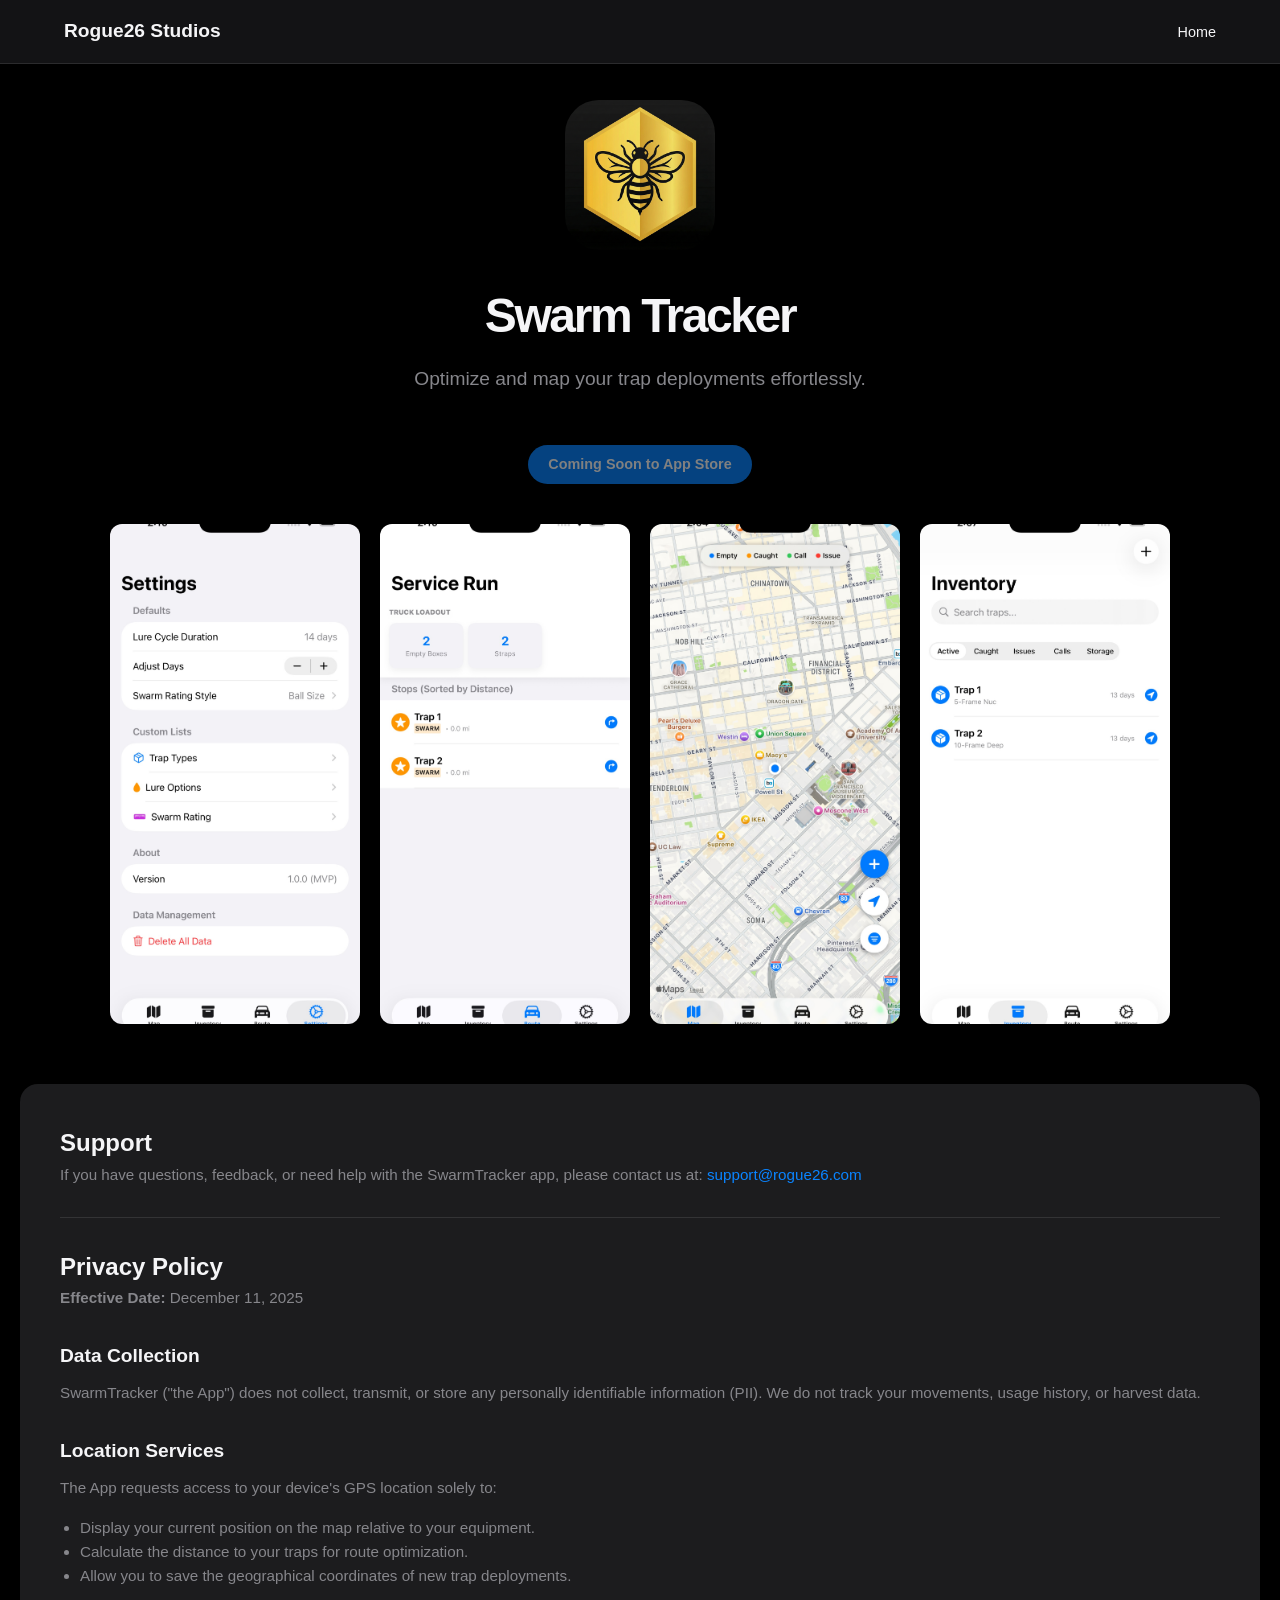
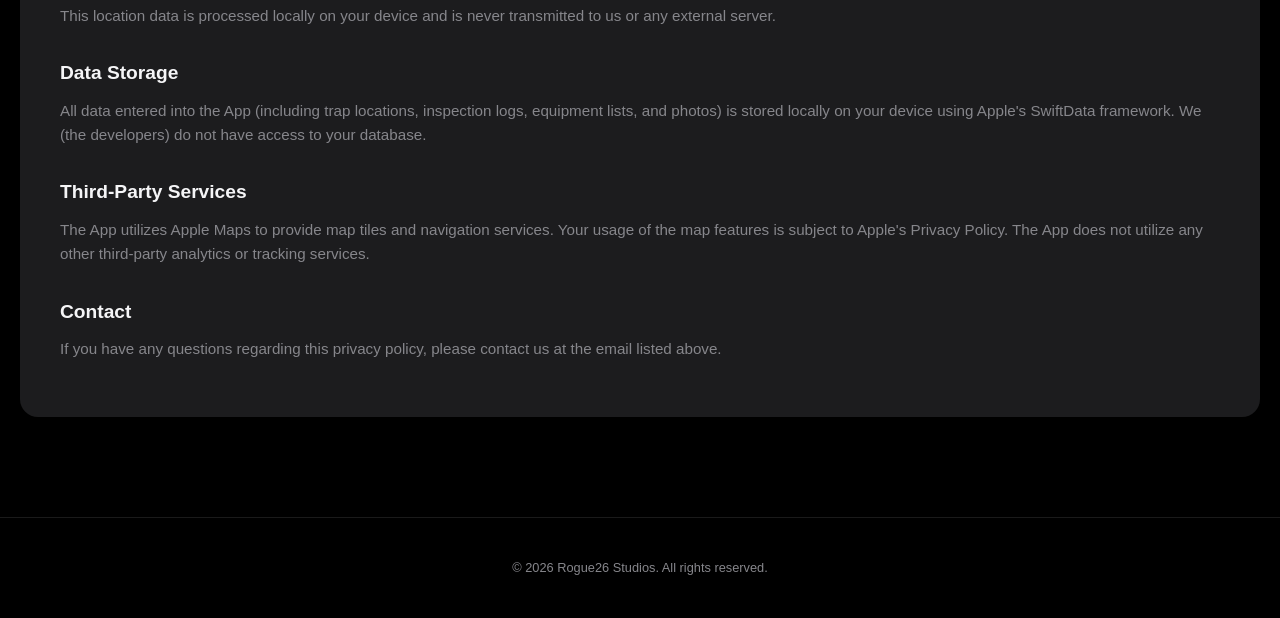
<file: swarm-tracker.html>
<!DOCTYPE html>
<html lang="en">
<head>
    <meta charset="UTF-8">
    <meta name="viewport" content="width=device-width, initial-scale=1.0">
    <title>Swarm Tracker - Rogue26 Studios</title>
    <link rel="stylesheet" href="styles.css">
</head>
<body>

    <nav>
        <a href="index.html" class="nav-brand">Rogue26 Studios</a>
        <div class="nav-links">
            <a href="index.html">Home</a>
        </div>
    </nav>

    <div class="container">
        <div style="text-align: center; margin-bottom: 40px;">
            <img src="swarmtracker-icon.png" alt="Swarm Tracker Icon" class="app-icon" style="width: 150px; height: 150px;">
            <h1>Swarm Tracker</h1>
            <p class="subtitle">Optimize and map your trap deployments effortlessly.</p>
            <a href="#" class="btn btn-primary" style="opacity: 0.5; cursor: default;">Coming Soon to App Store</a>
        </div>

        <div style="display: flex; gap: 20px; justify-content: center; flex-wrap: wrap; width: 100%; padding-bottom: 20px;">
            <img src="st-screenshot1.jpg" alt="Screenshot 1" style="width: 100%; max-width: 250px; height: auto; aspect-ratio: 1 / 2; border-radius: 12px; background: #333; object-fit: cover;">
            <img src="st-screenshot2.jpg" alt="Screenshot 2" style="width: 100%; max-width: 250px; height: auto; aspect-ratio: 1 / 2; border-radius: 12px; background: #333; object-fit: cover;">
            <img src="st-screenshot3.jpg" alt="Screenshot 3" style="width: 100%; max-width: 250px; height: auto; aspect-ratio: 1 / 2; border-radius: 12px; background: #333; object-fit: cover;">
            <img src="st-screenshot4.jpg" alt="Screenshot 4" style="width: 100%; max-width: 250px; height: auto; aspect-ratio: 1 / 2; border-radius: 12px; background: #333; object-fit: cover;">
        </div>

        <div class="legal-section">
            <h2>Support</h2>
            <p>If you have questions, feedback, or need help with the SwarmTracker app, please contact us at: <a href="mailto:support@rogue26.com" style="color: var(--accent-blue); text-decoration: none;">support@rogue26.com</a></p>

            <hr style="border: none; border-top: 1px solid rgba(255,255,255,0.1); margin: 30px 0;">

            <h2>Privacy Policy</h2>
            <p><strong>Effective Date:</strong> December 11, 2025</p>

            <h3>Data Collection</h3>
            <p>SwarmTracker ("the App") does not collect, transmit, or store any personally identifiable information (PII). We do not track your movements, usage history, or harvest data.</p>

            <h3>Location Services</h3>
            <p>The App requests access to your device's GPS location solely to:</p>
            <ul>
                <li>Display your current position on the map relative to your equipment.</li>
                <li>Calculate the distance to your traps for route optimization.</li>
                <li>Allow you to save the geographical coordinates of new trap deployments.</li>
            </ul>
            <p>This location data is processed locally on your device and is never transmitted to us or any external server.</p>

            <h3>Data Storage</h3>
            <p>All data entered into the App (including trap locations, inspection logs, equipment lists, and photos) is stored locally on your device using Apple's SwiftData framework. We (the developers) do not have access to your database.</p>

            <h3>Third-Party Services</h3>
            <p>The App utilizes Apple Maps to provide map tiles and navigation services. Your usage of the map features is subject to Apple's Privacy Policy. The App does not utilize any other third-party analytics or tracking services.</p>

            <h3>Contact</h3>
            <p>If you have any questions regarding this privacy policy, please contact us at the email listed above.</p>
        </div>
    </div>

    <footer>
        <p>&copy; 2026 Rogue26 Studios. All rights reserved.</p>
    </footer>

</body>
</html>
</file>
<file: styles.css>
/* Base Variables - Apple Dark Mode Palette */
:root {
    --bg-color: #000000;
    --card-bg: #1c1c1e;
    --text-primary: #f5f5f7;
    --text-secondary: #86868b;
    --accent-blue: #0A84FF;
    --nav-blur: rgba(28, 28, 30, 0.7);
}

* {
    box-sizing: border-box;
    margin: 0;
    padding: 0;
}

body {
    font-family: -apple-system, BlinkMacSystemFont, "Segoe UI", Roboto, Helvetica, Arial, sans-serif;
    background-color: var(--bg-color);
    color: var(--text-primary);
    line-height: 1.6;
    -webkit-font-smoothing: antialiased;
}

/* Navigation - Frosted Glass */
nav {
    position: fixed;
    top: 0;
    width: 100%;
    background-color: var(--nav-blur);
    backdrop-filter: blur(20px);
    -webkit-backdrop-filter: blur(20px);
    border-bottom: 1px solid rgba(255,255,255,0.1);
    z-index: 1000;
    padding: 1rem 5%;
    display: flex;
    justify-content: space-between;
    align-items: center;
}

.nav-brand {
    font-weight: 700;
    font-size: 1.2rem;
    color: var(--text-primary);
    text-decoration: none;
    display: flex;
    align-items: center;
    gap: 10px;
}

.nav-brand img {
    height: 30px; /* Placeholder for your logo */
    border-radius: 6px;
}

.nav-links a {
    color: var(--text-primary);
    text-decoration: none;
    margin-left: 20px;
    font-size: 0.9rem;
}

/* Typography & Layout */
.container {
    max-width: 1400px; /* Widened further for spacious desktop viewing */
    margin: 0 auto;
    padding: 100px 20px 40px; 
}

h1 {
    font-size: 3rem;
    font-weight: 700;
    letter-spacing: -0.05em;
    margin-bottom: 10px;
    text-align: center;
}

.subtitle {
    text-align: center;
    color: var(--text-secondary);
    font-size: 1.2rem;
    margin-bottom: 50px;
}

/* App Grid */
.app-grid {
    display: grid;
    grid-template-columns: repeat(auto-fit, minmax(300px, 1fr));
    gap: 20px;
}

.app-card {
    background-color: var(--card-bg);
    border-radius: 18px;
    padding: 30px;
    text-align: center;
    transition: transform 0.2s ease;
}

.app-card:hover {
    transform: scale(1.02);
}

.app-icon {
    width: 100px;
    height: 100px;
    border-radius: 22.5%; /* Standard Apple Icon curve */
    background-color: #333;
    margin: 0 auto 20px;
    object-fit: cover;
}

.app-card h2 {
    font-size: 1.5rem;
    margin-bottom: 10px;
}

.app-card p {
    color: var(--text-secondary);
    margin-bottom: 20px;
    font-size: 0.95rem;
}

/* Buttons */
.btn {
    display: inline-block;
    background-color: rgba(255,255,255,0.1);
    color: var(--text-primary);
    text-decoration: none;
    padding: 8px 20px;
    border-radius: 20px;
    font-weight: 600;
    font-size: 0.9rem;
    transition: background 0.2s;
}

.btn:hover { background-color: rgba(255,255,255,0.2); }

.btn-primary {
    background-color: var(--accent-blue);
    color: white;
}
.btn-primary:hover { background-color: #0071e3; }

/* Privacy/Support Formatting */
.legal-section {
    background-color: var(--card-bg);
    border-radius: 18px;
    padding: 40px;
    margin-top: 40px;
}

.legal-section h3 {
    margin: 30px 0 10px;
    font-size: 1.2rem;
}

.legal-section p, .legal-section ul {
    color: var(--text-secondary);
    margin-bottom: 15px;
    font-size: 0.95rem;
}

.legal-section ul {
    padding-left: 20px;
}

/* Footer */
footer {
    text-align: center;
    padding: 40px 20px;
    color: var(--text-secondary);
    font-size: 0.8rem;
    border-top: 1px solid rgba(255,255,255,0.1);
    margin-top: 60px;
}
.social-links a {
    color: var(--text-secondary);
    text-decoration: none;
    margin: 0 10px;
}
</file>
